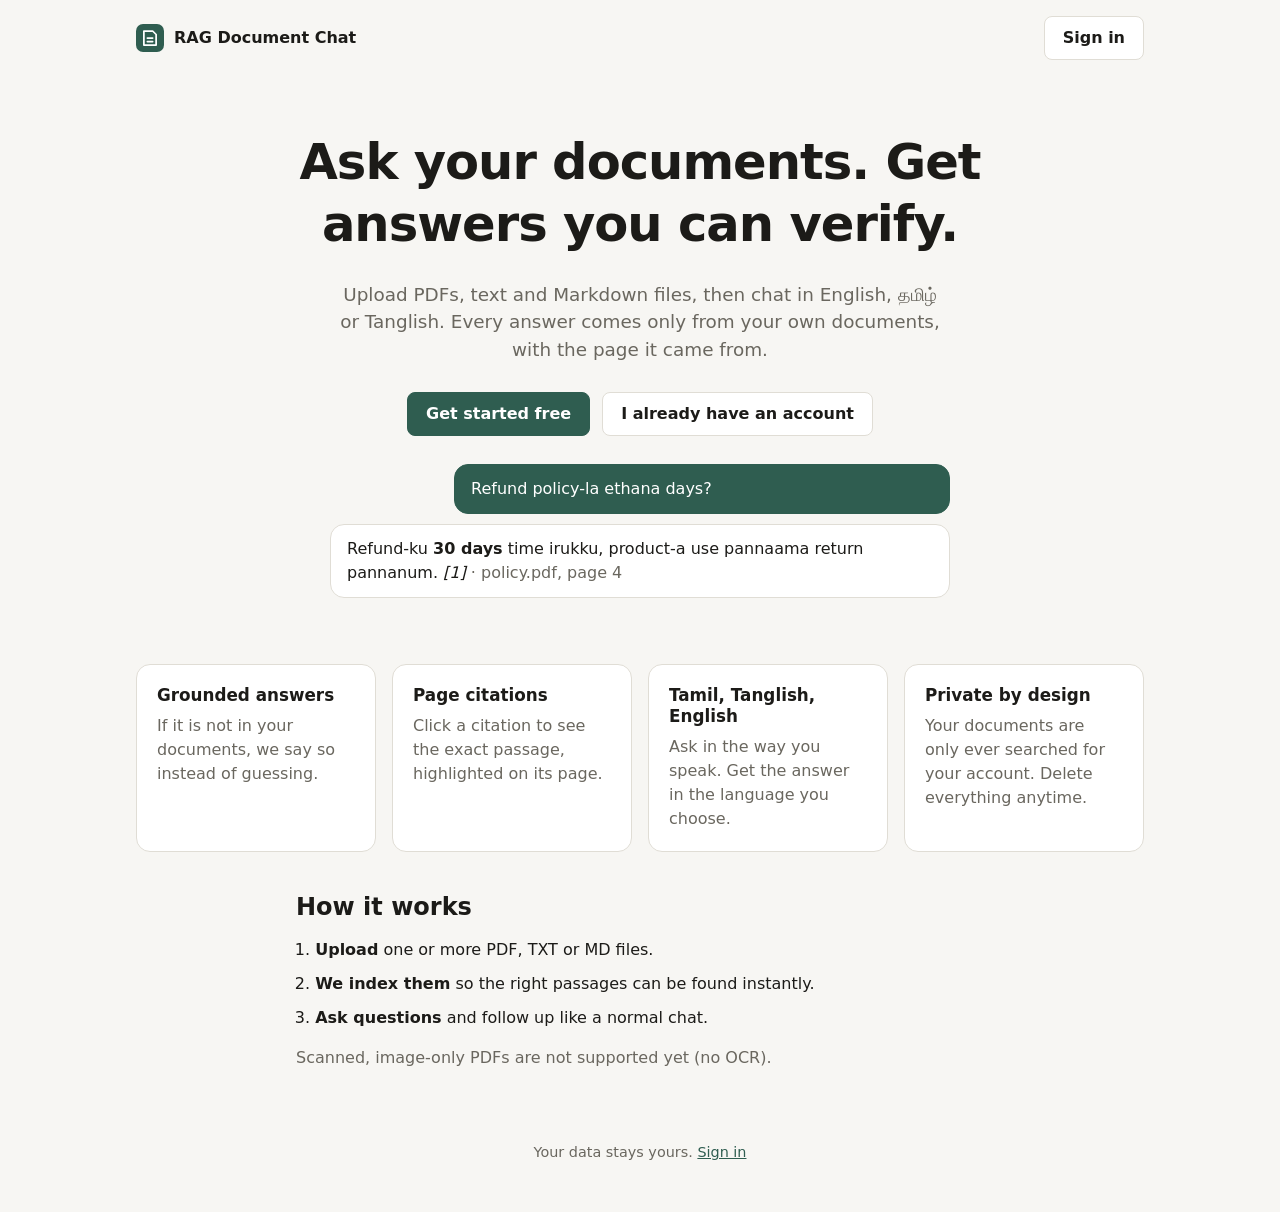
<file: static/index.html>
<!doctype html>
<html lang="en">
<head>
  <meta charset="utf-8">
  <meta name="viewport" content="width=device-width, initial-scale=1">
  <title>RAG Document Chat · Ask your documents anything</title>
  <meta name="description" content="Upload your PDFs and notes, then ask questions in English, Tamil or Tanglish. Answers come only from your documents, with page references.">
  <link rel="icon" href="/static/favicon.svg" type="image/svg+xml">
  <link rel="stylesheet" href="/static/style.css">
  <script type="module" src="/static/landing.js"></script>
</head>
<body>
  <a class="skip-link" href="#main">Skip to content</a>
  <header class="landing-nav">
    <a class="brand brand-flush" href="/"><img src="/static/favicon.svg" alt="" width="28" height="28"> RAG Document Chat</a>
    <nav aria-label="Account"><a class="btn" href="/login">Sign in</a></nav>
  </header>
  <main id="main">
    <section class="hero">
      <h1>Ask your documents. Get answers you can verify.</h1>
      <p class="lead">Upload PDFs, text and Markdown files, then chat in English, தமிழ் or Tanglish. Every answer comes only from your own documents, with the page it came from.</p>
      <div class="cta">
        <a class="btn btn-primary" id="cta-start" href="/login#signup">Get started free</a>
        <a class="btn" href="/login">I already have an account</a>
      </div>
      <div class="demo" aria-label="Example conversation">
        <div class="bubble q">Refund policy-la ethana days?</div>
        <div class="bubble">Refund-ku <strong>30 days</strong> time irukku, product-a use pannaama return pannanum. <em>[1]</em> <span class="muted">· policy.pdf, page 4</span></div>
      </div>
    </section>
    <section class="features" aria-label="Features">
      <article class="feature"><h2>Grounded answers</h2><p>If it is not in your documents, we say so instead of guessing.</p></article>
      <article class="feature"><h2>Page citations</h2><p>Click a citation to see the exact passage, highlighted on its page.</p></article>
      <article class="feature"><h2>Tamil, Tanglish, English</h2><p>Ask in the way you speak. Get the answer in the language you choose.</p></article>
      <article class="feature"><h2>Private by design</h2><p>Your documents are only ever searched for your account. Delete everything anytime.</p></article>
    </section>
    <section class="steps">
      <h2>How it works</h2>
      <ol>
        <li><strong>Upload</strong> one or more PDF, TXT or MD files.</li>
        <li><strong>We index them</strong> so the right passages can be found instantly.</li>
        <li><strong>Ask questions</strong> and follow up like a normal chat.</li>
      </ol>
      <p class="muted">Scanned, image-only PDFs are not supported yet (no OCR).</p>
    </section>
  </main>
  <footer class="landing-foot">Your data stays yours. <a href="/login">Sign in</a></footer>
</body>
</html>
</file>
<file: static/style.css>
/* Design tokens ------------------------------------------------------------ */
:root {
  --bg: #f7f6f3; --surface: #ffffff; --surface-2: #f0eee9; --border: #e0ddd5;
  --text: #1c1b18; --muted: #6a675f; --accent: #2f5d50; --accent-hover: #244a40;
  --accent-text: #ffffff; --danger: #b3261e; --danger-bg: #fdecea; --ok: #1e6b3a; --ok-bg: #e6f4ea;
  --focus: #1a73e8; --shadow: 0 1px 2px rgb(0 0 0 / 6%), 0 8px 24px rgb(0 0 0 / 6%);
  --radius: 10px; --font: system-ui, -apple-system, "Segoe UI", Roboto, "Noto Sans Tamil", sans-serif;
  color-scheme: light;
}
:root[data-theme="dark"] {
  --bg: #141412; --surface: #1d1d1a; --surface-2: #272723; --border: #34342f;
  --text: #ecebe6; --muted: #a09d94; --accent: #6fb39f; --accent-hover: #86c7b3;
  --accent-text: #0e1a16; --danger: #f2877f; --danger-bg: #3a1f1d; --ok: #7ed39a; --ok-bg: #1b3325;
  --focus: #8ab4f8; --shadow: 0 1px 2px rgb(0 0 0 / 40%), 0 8px 24px rgb(0 0 0 / 30%);
  color-scheme: dark;
}
@media (prefers-color-scheme: dark) {
  :root:not([data-theme="light"]) {
    --bg: #141412; --surface: #1d1d1a; --surface-2: #272723; --border: #34342f;
    --text: #ecebe6; --muted: #a09d94; --accent: #6fb39f; --accent-hover: #86c7b3;
    --accent-text: #0e1a16; --danger: #f2877f; --danger-bg: #3a1f1d; --ok: #7ed39a; --ok-bg: #1b3325;
    --focus: #8ab4f8; --shadow: 0 1px 2px rgb(0 0 0 / 40%), 0 8px 24px rgb(0 0 0 / 30%);
    color-scheme: dark;
  }
}

*, *::before, *::after { box-sizing: border-box; }
html { -webkit-text-size-adjust: 100%; }
body { margin: 0; background: var(--bg); color: var(--text); font: 16px/1.5 var(--font); }
h1, h2, h3 { line-height: 1.25; margin: 0 0 .5em; }
a { color: var(--accent); }
:focus-visible { outline: 3px solid var(--focus); outline-offset: 2px; }
[hidden] { display: none !important; }
.sr-only { position: absolute; width: 1px; height: 1px; overflow: hidden; clip: rect(0 0 0 0); white-space: nowrap; }
.muted { color: var(--muted); }
.skip-link { position: absolute; left: 8px; top: -48px; background: var(--surface); padding: 8px 12px; border-radius: 6px; z-index: 100; }
.skip-link:focus { top: 8px; }

/* Buttons & forms ---------------------------------------------------------- */
.btn { display: inline-flex; align-items: center; justify-content: center; gap: 8px; min-height: 44px; padding: 0 18px;
  border: 1px solid var(--border); border-radius: 8px; background: var(--surface); color: var(--text);
  font: inherit; font-weight: 600; cursor: pointer; text-decoration: none; }
.btn:hover { background: var(--surface-2); }
.btn[disabled], .btn[aria-busy="true"] { opacity: .6; cursor: not-allowed; }
.btn-primary { background: var(--accent); border-color: var(--accent); color: var(--accent-text); }
.btn-primary:hover { background: var(--accent-hover); }
.btn-danger { background: var(--danger); border-color: var(--danger); color: #fff; }
.btn-danger:hover { background: var(--danger); filter: brightness(.92); }
.btn-ghost { background: transparent; border-color: transparent; }
.btn-block { width: 100%; }
.field { display: grid; gap: 6px; margin-bottom: 16px; }
.field label { font-weight: 600; font-size: .9rem; }
.field input { min-height: 44px; padding: 0 12px; border: 1px solid var(--border); border-radius: 8px;
  background: var(--surface); color: var(--text); font: inherit; width: 100%; }
.field input[aria-invalid="true"] { border-color: var(--danger); }
.field .hint { font-size: .85rem; color: var(--muted); }
.field .error { font-size: .85rem; color: var(--danger); }
.alert { padding: 10px 14px; border-radius: 8px; margin-bottom: 16px; font-size: .95rem; }
.alert-error { background: var(--danger-bg); color: var(--danger); }
.alert-ok { background: var(--ok-bg); color: var(--ok); }
.spinner { width: 16px; height: 16px; border: 2px solid currentColor; border-right-color: transparent;
  border-radius: 50%; animation: spin .7s linear infinite; }
@keyframes spin { to { transform: rotate(360deg); } }
@media (prefers-reduced-motion: reduce) { .spinner { animation-duration: 2s; } * { scroll-behavior: auto !important; } }

/* Auth page ---------------------------------------------------------------- */
.auth-wrap { min-height: 100vh; display: grid; place-items: center; padding: 24px 16px; }
.auth-card { width: 100%; max-width: 420px; background: var(--surface); border: 1px solid var(--border);
  border-radius: 16px; padding: 28px 24px; box-shadow: var(--shadow); }
.brand { display: flex; align-items: center; gap: 10px; font-weight: 700; margin-bottom: 20px; text-decoration: none; color: var(--text); }
.brand img { width: 28px; height: 28px; }
.tabs { display: grid; grid-template-columns: 1fr 1fr; gap: 4px; background: var(--surface-2); padding: 4px; border-radius: 10px; margin-bottom: 20px; }
.tabs button { min-height: 40px; border: 0; border-radius: 7px; background: transparent; color: var(--muted); font: inherit; font-weight: 600; cursor: pointer; }
.tabs button[aria-selected="true"] { background: var(--surface); color: var(--text); box-shadow: 0 1px 2px rgb(0 0 0 / 12%); }
.divider { display: flex; align-items: center; gap: 12px; color: var(--muted); font-size: .85rem; margin: 16px 0; }
.divider::before, .divider::after { content: ""; flex: 1; height: 1px; background: var(--border); }
.link-btn { background: none; border: 0; color: var(--accent); font: inherit; cursor: pointer; padding: 0; text-decoration: underline; }

/* Dialog ------------------------------------------------------------------- */
dialog { border: 1px solid var(--border); border-radius: 14px; padding: 24px; background: var(--surface); color: var(--text);
  max-width: 440px; width: calc(100% - 32px); box-shadow: var(--shadow); }
dialog::backdrop { background: rgb(0 0 0 / 50%); }
.dialog-actions { display: flex; gap: 8px; justify-content: flex-end; flex-wrap: wrap; margin-top: 8px; }

/* Workspace shell (Stage 2 placeholder; expanded in Stage 6) -------------- */
.topbar { display: flex; align-items: center; justify-content: space-between; gap: 12px; padding: 10px 16px;
  background: var(--surface); border-bottom: 1px solid var(--border); }
.topbar .actions { display: flex; gap: 8px; align-items: center; flex-wrap: wrap; }
.card { background: var(--surface); border: 1px solid var(--border); border-radius: var(--radius); padding: 20px; margin-bottom: 16px; }
.danger-zone { border-color: var(--danger); }
.toast-region { position: fixed; top: 76px; left: 50%; transform: translateX(-50%); display: grid; gap: 8px; z-index: 50; width: min(92vw, 420px); }
.toast { background: var(--text); color: var(--bg); padding: 10px 14px; border-radius: 8px; box-shadow: var(--shadow); }
.loading-screen { min-height: 100vh; display: grid; place-items: center; color: var(--muted); }
.foundation { max-width: 640px; margin: 15vh auto; padding: 0 16px; }
.center { text-align: center; }
.note { font-size: .85rem; margin-top: 16px; }
.brand-flush { margin: 0; }

/* Workspace ----------------------------------------------------------------- */
.app-body { height: 100vh; height: 100dvh; overflow: hidden; }
.shell { display: flex; flex-direction: column; height: 100vh; height: 100dvh; }
.workspace { flex: 1; min-height: 0; display: grid; grid-template-columns: 280px minmax(0, 1fr) 340px; }
.panel { min-height: 0; overflow-y: auto; background: var(--surface); }
.panel-left { border-right: 1px solid var(--border); padding: 12px; display: flex; flex-direction: column; gap: 10px; }
.panel-right { border-left: 1px solid var(--border); padding: 12px 0; }
.panel-center { background: var(--bg); display: flex; flex-direction: column; overflow: hidden; position: relative; }
.pill { font-size: .85rem; padding: 4px 10px; border-radius: 999px; background: var(--surface-2); color: var(--muted); }
.pill.low { background: var(--danger-bg); color: var(--danger); }
.pad { padding: 8px 12px; }
.pad-x { padding: 0 12px; margin: 4px 0; }
.small { font-size: .82rem; }
.search { margin: 0; }
hr { border: 0; border-top: 1px solid var(--border); margin: 16px 0; }

/* Conversation list */
.conv-list { flex: 1; overflow-y: auto; }
.group-title { font-size: .75rem; text-transform: uppercase; letter-spacing: .04em; color: var(--muted); margin: 14px 4px 4px; }
.conv-group { list-style: none; margin: 0; padding: 0; }
.conv { display: flex; align-items: center; border-radius: 8px; }
.conv:hover, .conv:focus-within { background: var(--surface-2); }
.conv.active { background: var(--surface-2); font-weight: 600; }
.conv-open { flex: 1; min-width: 0; text-align: left; background: none; border: 0; color: inherit; font: inherit; padding: 8px; cursor: pointer; overflow: hidden; text-overflow: ellipsis; white-space: nowrap; }
.icon-btn { min-width: 32px; min-height: 32px; border: 0; background: none; border-radius: 6px; cursor: pointer; color: var(--muted); font-size: .95rem; }
.icon-btn:hover { background: var(--border); color: var(--text); }
.icon-btn.on { color: var(--accent); background: var(--surface-2); }
.conv .icon-btn { opacity: 0; }
.conv:hover .icon-btn, .conv:focus-within .icon-btn { opacity: 1; }
@media (hover: none) { .conv .icon-btn { opacity: 1; } }

/* Messages */
.messages { flex: 1; overflow-y: auto; padding: 20px 16px 8px; scroll-behavior: smooth; }
.messages:empty { flex: 0; padding: 0; }
.msg { max-width: 760px; margin: 0 auto 18px; }
.msg-user { display: flex; justify-content: flex-end; }
.msg-user .bubble { background: var(--accent); color: var(--accent-text); border-radius: 16px 16px 4px 16px; padding: 10px 14px; max-width: 85%; white-space: pre-wrap; overflow-wrap: anywhere; }
.msg-assistant .bubble { background: var(--surface); border: 1px solid var(--border); border-radius: 16px 16px 16px 4px; padding: 12px 16px; overflow-wrap: anywhere; }
.prose p { margin: 0 0 .7em; } .prose p:last-child { margin-bottom: 0; }
.prose ul, .prose ol { margin: 0 0 .7em; padding-left: 1.4em; }
.prose h4 { margin: .8em 0 .3em; }
.prose pre { background: var(--surface-2); padding: 10px; border-radius: 8px; overflow-x: auto; }
.prose code { background: var(--surface-2); padding: 1px 5px; border-radius: 4px; font-size: .92em; }
.prose pre code { padding: 0; background: none; }
.msg-error { color: var(--danger); margin: 0 0 8px; }
.cite { min-width: 22px; height: 22px; padding: 0 6px; margin: 0 2px; border: 1px solid var(--accent); border-radius: 999px; background: transparent; color: var(--accent); font: inherit; font-size: .75rem; font-weight: 700; cursor: pointer; vertical-align: 1px; }
.cite:hover { background: var(--accent); color: var(--accent-text); }
.source-chips, .suggestions { display: flex; flex-wrap: wrap; gap: 6px; align-items: center; margin-top: 8px; }
.chip { border: 1px solid var(--border); background: var(--surface); color: var(--text); border-radius: 999px; padding: 6px 12px; font: inherit; font-size: .85rem; cursor: pointer; max-width: 100%; text-align: left; }
.chip:hover { border-color: var(--accent); }
.answer-actions { display: flex; gap: 2px; margin-top: 6px; }
.typing { display: inline-flex; gap: 4px; padding: 4px 0; }
.typing i { width: 7px; height: 7px; border-radius: 50%; background: var(--muted); animation: blink 1.2s infinite ease-in-out; }
.typing i:nth-child(2) { animation-delay: .15s; } .typing i:nth-child(3) { animation-delay: .3s; }
@keyframes blink { 0%, 80%, 100% { opacity: .25; } 40% { opacity: 1; } }
@media (prefers-reduced-motion: reduce) { .typing i { animation: none; opacity: .6; } .messages { scroll-behavior: auto; } }

/* Empty state & onboarding */
.empty-state { flex: 1; display: grid; place-items: center; padding: 24px 16px; overflow-y: auto; }
.empty-state[hidden] { display: none; }
.onboarding { max-width: 520px; text-align: center; }
.onboarding ol { text-align: left; display: inline-block; margin: 8px 0 18px; padding-left: 1.2em; }
.onboarding li { margin: 6px 0; }
.onboarding .suggestions { justify-content: center; }

/* Composer */
.composer { padding: 8px 16px 12px; max-width: 792px; width: 100%; margin: 0 auto; }
.composer-options { display: flex; gap: 8px; align-items: center; flex-wrap: wrap; margin-bottom: 6px; font-size: .85rem; }
.composer-options #scope { flex: 1; min-width: 140px; }
select { min-height: 34px; border: 1px solid var(--border); border-radius: 8px; background: var(--surface); color: var(--text); font: inherit; font-size: .85rem; padding: 0 8px; }
.composer-row { display: flex; gap: 8px; align-items: flex-end; }
.composer textarea { flex: 1; resize: none; min-height: 44px; max-height: 180px; padding: 10px 12px; border: 1px solid var(--border); border-radius: 12px; background: var(--surface); color: var(--text); font: inherit; }
.hint-line { font-size: .75rem; margin: 6px 2px 0; }

/* Right panel */
.tabs[role=tablist] { margin: 0 12px 12px; }
.dropzone { margin: 0 12px 8px; padding: 12px; border: 2px dashed var(--border); border-radius: 12px; text-align: center; }
.dropzone.drag { border-color: var(--accent); background: var(--surface-2); }
.dropzone p { margin: 6px 0 0; font-size: .85rem; }
.doc-list { list-style: none; margin: 0; padding: 0 8px; }
.doc { display: flex; gap: 8px; align-items: flex-start; padding: 8px 6px; border-radius: 8px; }
.doc:hover { background: var(--surface-2); }
.doc input[type=checkbox] { margin-top: 4px; width: 18px; height: 18px; }
.doc-main { flex: 1; min-width: 0; }
.doc-title { font-weight: 600; overflow: hidden; text-overflow: ellipsis; white-space: nowrap; }
.doc-meta { font-size: .8rem; color: var(--muted); }
.doc-error { color: var(--danger); }
.doc progress { width: 100%; height: 6px; margin-top: 4px; accent-color: var(--accent); }
.doc-actions { display: flex; }
.source-title { font-size: 1rem; margin: 0 12px 4px; }
.source-body { padding: 8px 12px; }
.page-text { white-space: pre-wrap; overflow-wrap: anywhere; font-size: .92rem; line-height: 1.6; }
mark { background: color-mix(in srgb, var(--accent) 30%, transparent); color: inherit; border-radius: 3px; padding: 1px 0; }
blockquote { margin: 8px 0; padding-left: 12px; border-left: 3px solid var(--border); color: var(--muted); }

/* Mobile ------------------------------------------------------------------- */
.mobile-nav { display: none; }
@media (max-width: 1100px) { .workspace { grid-template-columns: 240px minmax(0, 1fr) 300px; } }
@media (max-width: 860px) {
  .workspace { display: block; position: relative; }
  .workspace > .panel { position: absolute; inset: 0; display: none; }
  .workspace[data-view="left"] > .panel-left, .workspace[data-view="chat"] > .panel-center,
  .workspace[data-view="right"] > .panel-right { display: flex; flex-direction: column; }
  .workspace[data-view="right"] > .panel-right { display: block; }
  .mobile-nav { display: grid; grid-template-columns: repeat(3, 1fr); background: var(--surface); border-top: 1px solid var(--border); }
  .mobile-nav button { min-height: 52px; border: 0; background: none; color: var(--muted); font: inherit; font-weight: 600; cursor: pointer; }
  .mobile-nav button[aria-current="true"] { color: var(--accent); box-shadow: inset 0 3px 0 var(--accent); }
  .brand-name { display: none; }
  .topbar .btn { padding: 0 12px; }
}

/* Landing ------------------------------------------------------------------ */
.landing-nav { display: flex; align-items: center; justify-content: space-between; max-width: 1040px; margin: 0 auto; padding: 16px; }
.hero { max-width: 760px; margin: 0 auto; padding: 56px 16px 32px; text-align: center; }
.hero h1 { font-size: clamp(2rem, 5vw, 3.1rem); letter-spacing: -0.02em; }
.hero p.lead { font-size: 1.15rem; color: var(--muted); max-width: 600px; margin: 0 auto 28px; }
.cta { display: flex; gap: 12px; justify-content: center; flex-wrap: wrap; }
.features { max-width: 1040px; margin: 24px auto; padding: 0 16px; display: grid; grid-template-columns: repeat(auto-fit, minmax(230px, 1fr)); gap: 16px; }
.feature { background: var(--surface); border: 1px solid var(--border); border-radius: 14px; padding: 20px; }
.feature h2 { font-size: 1.05rem; }
.feature p { margin: 0; color: var(--muted); }
.steps { max-width: 720px; margin: 40px auto; padding: 0 16px; }
.steps ol { padding-left: 1.2em; } .steps li { margin: 10px 0; }
.landing-foot { text-align: center; color: var(--muted); padding: 32px 16px 48px; font-size: .9rem; }
.demo { max-width: 620px; margin: 28px auto 0; text-align: left; }
.demo .bubble { background: var(--surface); border: 1px solid var(--border); border-radius: 14px; padding: 12px 16px; margin-bottom: 10px; }
.demo .q { background: var(--accent); color: var(--accent-text); margin-left: 20%; border-color: var(--accent); }
</file>
